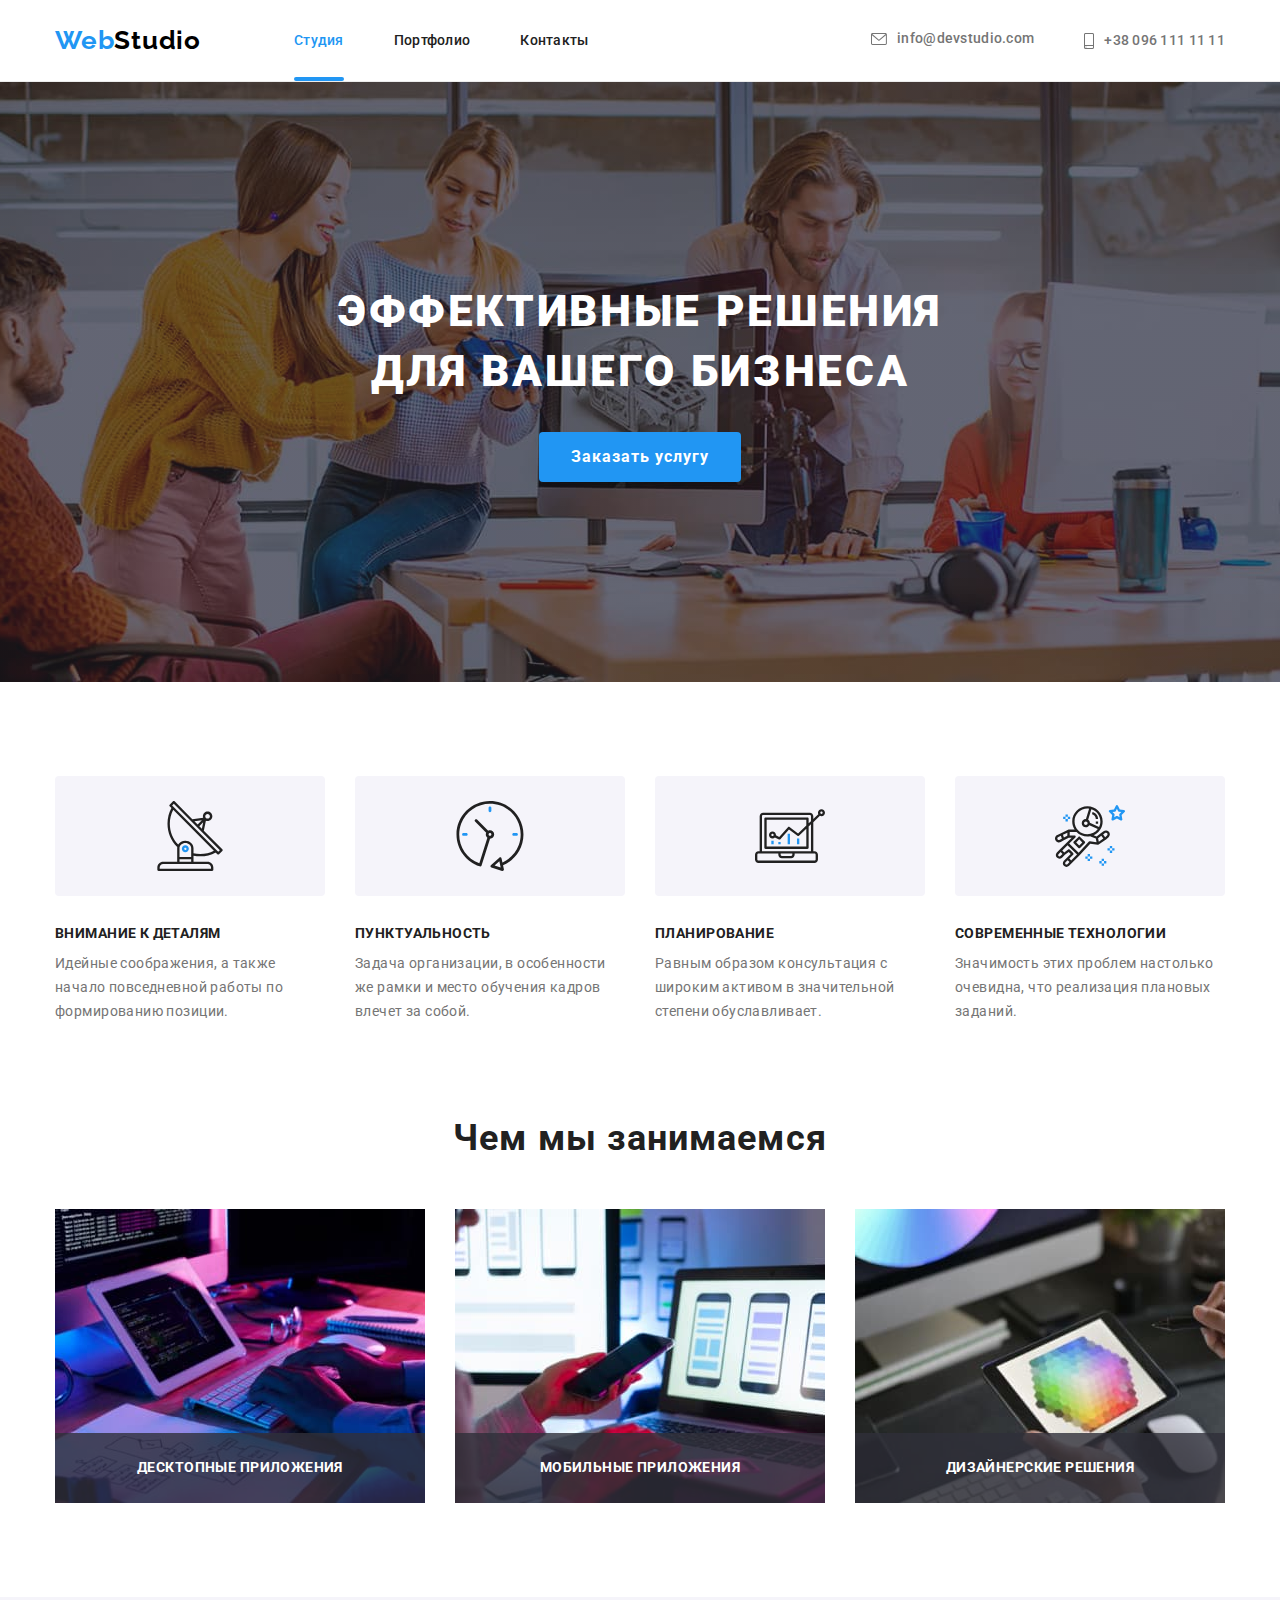
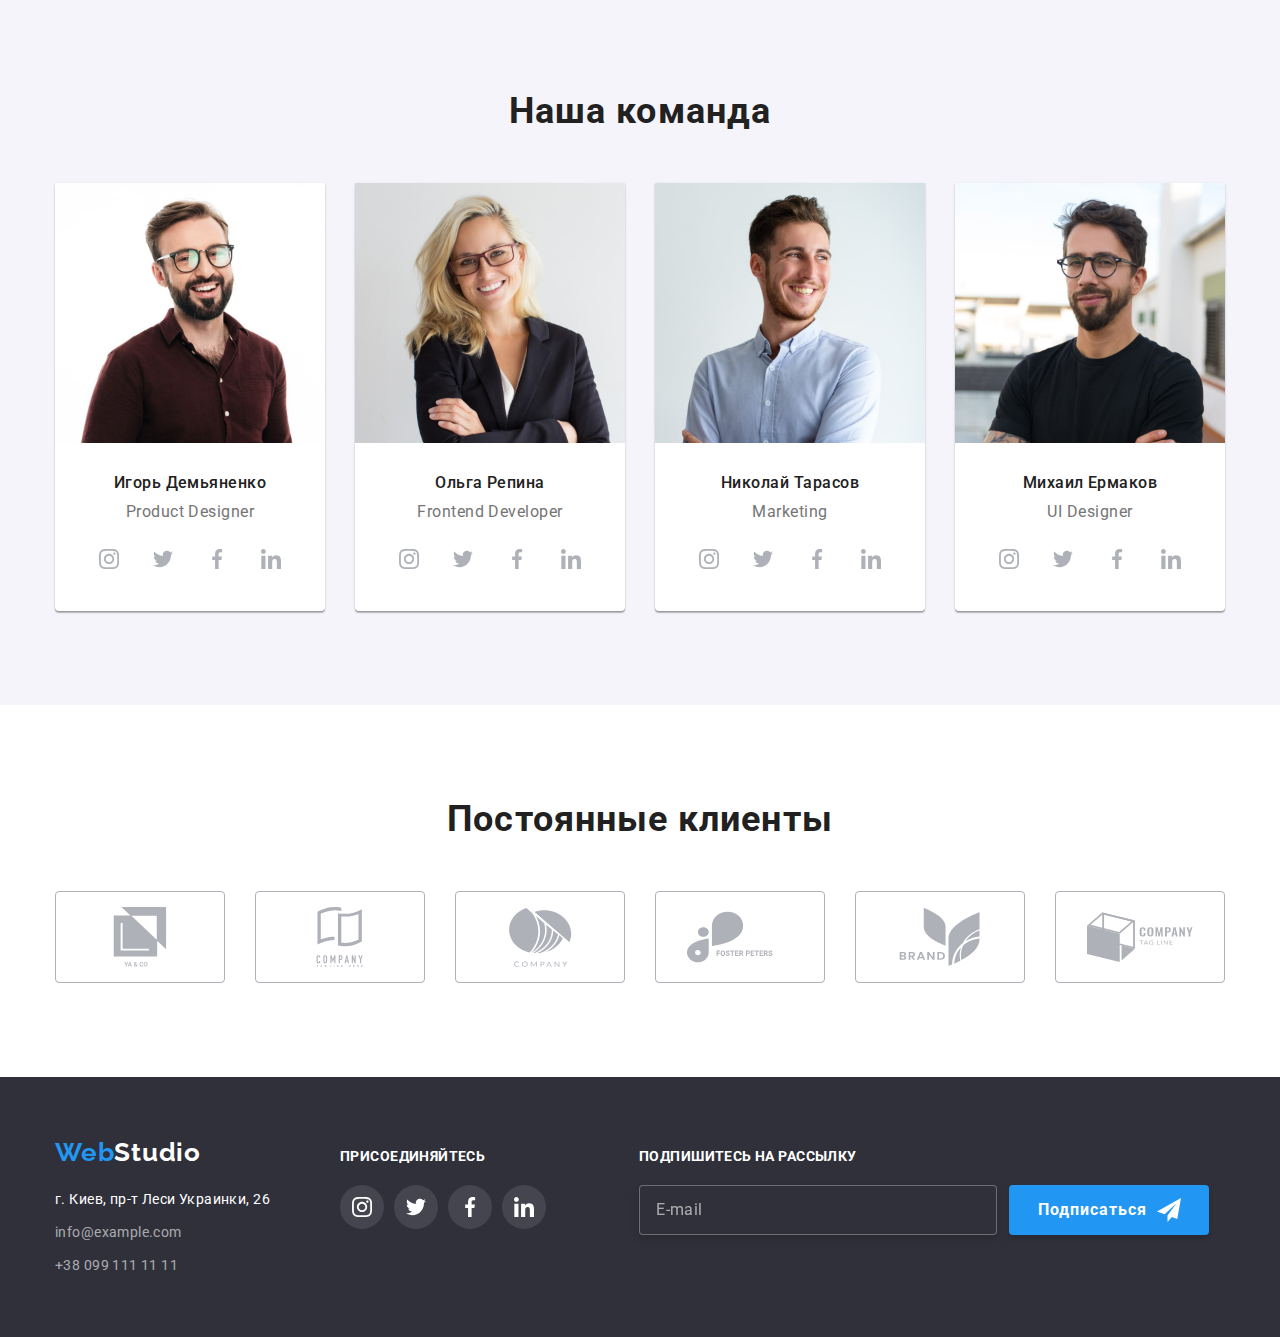
<file: index.html>
<!DOCTYPE html>
<html lang="ru">
  <head>
    <meta charset="UTF-8" />
    <meta http-equiv="X-UA-Compatible" content="IE=edge" />
    <meta name="viewport" content="width=device-width, initial-scale=1.0" />
    <title>Студія</title>
    <link rel="preconnect" href="https://fonts.googleapis.com" />
    <link rel="preconnect" href="https://fonts.gstatic.com" crossorigin />
    <link
      href="https://fonts.googleapis.com/css2?family=Raleway:wght@700&family=Roboto:wght@400;500;700;900&display=swap"
      rel="stylesheet"
    />
    <link
      rel="stylesheet"
      href="https://cdnjs.cloudflare.com/ajax/libs/modern-normalize/1.1.0/modern-normalize.min.css"
    />
    <link rel="stylesheet" href="./css/styles.css" />
  </head>
  <body>
    <header>
      <div class="nav container">
        <nav class="navigation">
          <a href="./index.html" class="logo">
            <span class="word-web">Web</span
            ><span class="word-studio">Studio</span>
          </a>
          <ul class="site-nav list">
            <li class="item">
              <a href="./index.html" class="link current">Студия</a>
            </li>
            <li class="item">
              <a href="./portfolio.html" class="link">Портфолио</a>
            </li>
            <li class="item">
              <a href="" class="link">Контакты</a>
            </li>
          </ul>
        </nav>
        <ul class="site-contact list">
          <li class="item-contact">
            <a href="mailto:info@devstudio.com" class="header-mail">
              <svg class="contact-icon" width="16px" height="12px">
                <use href="./images/symbol-defs.svg#icon-envelope"></use></svg
              >info@devstudio.com</a
            >
          </li>
          <li class="item-contact">
            <a href="tel:+380961111111" class="header-tel">
              <svg class="contact-icon" width="10px" height="16px">
                <use href="./images/symbol-defs.svg#icon-smartphone"></use>
              </svg>
              +38 096 111 11 11</a
            >
          </li>
        </ul>
      </div>
    </header>
    <main>
      <section class="section hero">
        <div class="hero-container">
          <h1 class="hero-title">Эффективные решения для вашего бизнеса</h1>
          <button type="button" class="hero-button" data-modal-open>
            Заказать услугу
          </button>
          <div class="backdrop is-hidden" data-modal>
            <form class="contact-form modal">
              <button type="button" class="close-button" data-modal-close>
                <svg class="close-icon" width="18px" height="18px">
                  <use href="./images/symbol-defs.svg#icon-close-black"></use>
                </svg>
              </button>
              <h2 class="contact-title">
                Оставьте свои данные, мы вам перезвоним
              </h2>
              <div class="contact-name">
                <label class="name-label" for="name">Имя</label>
                <input
                  class="form field"
                  type="text"
                  name="name"
                  id="name"
                  placeholder=""
                />
                <svg class="person-icon changed" width="18px" height="18px">
                  <use href="./images/symbol-defs.svg#icon-person-black"></use>
                </svg>
              </div>
              <div class="contact-tel">
                <label class="name-label" for="tel">Телефон</label>
                <input
                  class="form field"
                  type="tel"
                  name="tel"
                  id="tel"
                  placeholder=""
                />
                <svg class="tel-icon changed" width="18px" height="18px">
                  <use href="./images/symbol-defs.svg#icon-phone-black"></use>
                </svg>
              </div>
              <div class="contact-email">
                <label class="name-label" for="modal-email">Почта</label>
                <input
                  class="form field"
                  type="email"
                  name="email2"
                  id="modal-email"
                  placeholder=""
                />
                <svg class="email-icon changed" width="18px" height="18px">
                  <use href="./images/symbol-defs.svg#icon-email-black"></use>
                </svg>
              </div>
              <div class="contact-coment">
                <label class="name-label" for="coment">Комментарий</label>
                <textarea
                  class="coment-form field"
                  name="coment"
                  id="coment"
                  placeholder="Введите текст"
                  cols="30"
                  rows="10"
                ></textarea>
              </div>
              <div class="contact-agreement">
                <label for="agreement" class="agreement-label">
                  <input
                    class="checkbox-input"
                    type="checkbox"
                    name="mailing"
                    value="agreement"
                    id="agreement"
                  />
                  <span class="wrapper-checkbox-icon">
                    <svg
                      class="checkbox-icon changed"
                      width="11px"
                      height="8px"
                    >
                      <use
                        href="./images/symbol-defs.svg#icon-vectorcheck"
                      ></use>
                    </svg>
                  </span>
                  <span>Соглашаюсь с рассылкой и принимаю</span>
                  <a
                    class="agreement link"
                    href=""
                    target="_blank"
                    rel="noopener noreferrer"
                  >
                    Условия договора
                  </a>
                </label>
              </div>
              <button class="contact button" type="submit">Отправить</button>
            </form>
          </div>
        </div>
      </section>
      <section class="section distinction">
        <div class="container">
          <h2 class="section-title visually-hidden">
            Наши качественные особенности
          </h2>
          <ul class="distinction list">
            <li class="item">
              <div class="icon-wrapper">
                <svg class="distinction-icon" width="70px" height="70px">
                  <use href="./images/symbol-defs.svg#icon-antenna"></use>
                </svg>
              </div>
              <h3 class="distinction-header">Внимание к деталям</h3>
              <p class="distinction-description">
                Идейные соображения, а также начало повседневной работы по
                формированию позиции.
              </p>
            </li>
            <li class="item">
              <div class="icon-wrapper">
                <svg class="distinction-icon" width="70px" height="70px">
                  <use href="./images/symbol-defs.svg#icon-clock"></use>
                </svg>
              </div>
              <h3 class="distinction-header">Пунктуальность</h3>
              <p class="distinction-description">
                Задача организации, в особенности же рамки и место обучения
                кадров влечет за собой.
              </p>
            </li>
            <li class="item">
              <div class="icon-wrapper">
                <svg class="distinction-icon" width="70px" height="70px">
                  <use href="./images/symbol-defs.svg#icon-diagram"></use>
                </svg>
              </div>
              <h3 class="distinction-header">Планирование</h3>
              <p class="distinction-description">
                Равным образом консультация с широким активом в значительной
                степени обуславливает.
              </p>
            </li>
            <li class="item">
              <div class="icon-wrapper">
                <svg class="distinction-icon" width="70px" height="70px">
                  <use href="./images/symbol-defs.svg#icon-astronaut"></use>
                </svg>
              </div>
              <h3 class="distinction-header">Современные технологии</h3>
              <p class="distinction-description">
                Значимость этих проблем настолько очевидна, что реализация
                плановых заданий.
              </p>
            </li>
          </ul>
        </div>
      </section>
      <section class="section occupations">
        <div class="container column">
          <h2 class="section-title">Чем мы занимаемся</h2>
          <ul class="occupation list">
            <li class="item">
              <img
                src="./images/img1.jpg"
                alt=" на малюнку зображена розробка програмного забезпечення для комп'ютера"
                width="370"
                class="occupation-foto"
              />
              <h3 class="description-title">Десктопные приложения</h3>
            </li>
            <li class="item">
              <img
                src="./images/img2.jpg"
                alt="на малюнку зображена розробка програмного забезпечення для телефона"
                width="370"
                class="occupation-foto"
              />
              <h3 class="description-title">Мобильные приложения</h3>
            </li>
            <li class="item">
              <img
                src="./images/img3.jpg"
                alt="на малюнку зображено вибір кольорового спектру на планшеті"
                width="370"
                class="occupation-foto"
              />
              <h3 class="description-title">Дизайнерские решения</h3>
            </li>
          </ul>
        </div>
      </section>
      <section class="section our-team">
        <div class="container column">
          <h2 class="section-title">Наша команда</h2>
          <ul class="our-team list">
            <li class="item">
              <img
                src="./images/igor.jpg"
                alt="фото Игоря"
                width="270"
                class="our-team foto"
              />
              <div class="team wrapper">
                <h3 class="team-member">Игорь Демьяненко</h3>
                <p class="specialization">Product Designer</p>
              </div>
              <ul class="social-networks list">
                <li class="social-network-icon">
                  <a
                    href="https://www.instagram.com/"
                    target="_blank"
                    rel="noopener noreferrer"
                  >
                    <svg class="social-icon" width="20px" height="20px">
                      <use href="./images/symbol-defs.svg#icon-instagram"></use>
                    </svg>
                  </a>
                </li>
                <li class="social-network-icon">
                  <a
                    href="https://twitter.com/"
                    target="_blank"
                    rel="noopener noreferrer"
                  >
                    <svg class="social-icon" width="20px" height="20px">
                      <use href="./images/symbol-defs.svg#icon-twitter"></use>
                    </svg>
                  </a>
                </li>
                <li class="social-network-icon">
                  <a
                    href="https://www.facebook.com/"
                    target="_blank"
                    rel="noopener noreferrer"
                  >
                    <svg class="social-icon" width="20px" height="20px">
                      <use href="./images/symbol-defs.svg#icon-facebook"></use>
                    </svg>
                  </a>
                </li>
                <li class="social-network-icon">
                  <a
                    href="https://www.linkedin.com/"
                    target="_blank"
                    rel="noopener noreferrer"
                  >
                    <svg class="social-icon" width="20px" height="20px">
                      <use href="./images/symbol-defs.svg#icon-linkedin"></use>
                    </svg>
                  </a>
                </li>
              </ul>
            </li>
            <li class="item">
              <img
                src="./images/olga.jpg"
                alt="фото Ольги"
                width="270"
                class="our-team foto"
              />
              <div class="team wrapper">
                <h3 class="team-member">Ольга Репина</h3>
                <p class="specialization">Frontend Developer</p>
              </div>
              <ul class="social-networks list">
                <li class="social-network-icon">
                  <a
                    href="https://www.instagram.com/"
                    target="_blank"
                    rel="noopener noreferrer"
                  >
                    <svg class="social-icon" width="20px" height="20px">
                      <use href="./images/symbol-defs.svg#icon-instagram"></use>
                    </svg>
                  </a>
                </li>
                <li class="social-network-icon">
                  <a
                    href="https://twitter.com/"
                    target="_blank"
                    rel="noopener noreferrer"
                  >
                    <svg class="social-icon" width="20px" height="20px">
                      <use href="./images/symbol-defs.svg#icon-twitter"></use>
                    </svg>
                  </a>
                </li>
                <li class="social-network-icon">
                  <a
                    href="https://www.facebook.com/"
                    target="_blank"
                    rel="noopener noreferrer"
                  >
                    <svg class="social-icon" width="20px" height="20px">
                      <use href="./images/symbol-defs.svg#icon-facebook"></use>
                    </svg>
                  </a>
                </li>
                <li class="social-network-icon">
                  <a
                    href="https://www.linkedin.com/"
                    target="_blank"
                    rel="noopener noreferrer"
                  >
                    <svg class="social-icon" width="20px" height="20px">
                      <use href="./images/symbol-defs.svg#icon-linkedin"></use>
                    </svg>
                  </a>
                </li>
              </ul>
            </li>
            <li class="item">
              <img
                src="./images/nikolas.jpg"
                alt="фото Николая"
                width="270"
                class="our-team foto"
              />
              <div class="team wrapper">
                <h3 class="team-member">Николай Тарасов</h3>
                <p class="specialization">Marketing</p>
              </div>
              <ul class="social-networks list">
                <li class="social-network-icon">
                  <a
                    href="https://www.instagram.com/"
                    target="_blank"
                    rel="noopener noreferrer"
                  >
                    <svg class="social-icon" width="20px" height="20px">
                      <use href="./images/symbol-defs.svg#icon-instagram"></use>
                    </svg>
                  </a>
                </li>
                <li class="social-network-icon">
                  <a
                    href="https://twitter.com/"
                    target="_blank"
                    rel="noopener noreferrer"
                  >
                    <svg class="social-icon" width="20px" height="20px">
                      <use href="./images/symbol-defs.svg#icon-twitter"></use>
                    </svg>
                  </a>
                </li>
                <li class="social-network-icon">
                  <a
                    href="https://www.facebook.com/"
                    target="_blank"
                    rel="noopener noreferrer"
                  >
                    <svg class="social-icon" width="20px" height="20px">
                      <use href="./images/symbol-defs.svg#icon-facebook"></use>
                    </svg>
                  </a>
                </li>
                <li class="social-network-icon">
                  <a
                    href="https://www.linkedin.com/"
                    target="_blank"
                    rel="noopener noreferrer"
                  >
                    <svg class="social-icon" width="20px" height="20px">
                      <use href="./images/symbol-defs.svg#icon-linkedin"></use>
                    </svg>
                  </a>
                </li>
              </ul>
            </li>
            <li class="item">
              <img
                src="./images/mihailo.jpg"
                alt="фото Михаила"
                width="270"
                class="our-team foto"
              />
              <div class="team wrapper">
                <h3 class="team-member">Михаил Ермаков</h3>
                <p class="specialization">UI Designer</p>
              </div>
              <ul class="social-networks list">
                <li class="social-network-icon">
                  <a
                    href="https://www.instagram.com/"
                    target="_blank"
                    rel="noopener noreferrer"
                  >
                    <svg class="social-icon" width="20px" height="20px">
                      <use href="./images/symbol-defs.svg#icon-instagram"></use>
                    </svg>
                  </a>
                </li>
                <li class="social-network-icon">
                  <a
                    href="https://twitter.com/"
                    target="_blank"
                    rel="noopener noreferrer"
                  >
                    <svg class="social-icon" width="20px" height="20px">
                      <use href="./images/symbol-defs.svg#icon-twitter"></use>
                    </svg>
                  </a>
                </li>
                <li class="social-network-icon">
                  <a
                    href="https://www.facebook.com/"
                    target="_blank"
                    rel="noopener noreferrer"
                  >
                    <svg class="social-icon" width="20px" height="20px">
                      <use href="./images/symbol-defs.svg#icon-facebook"></use>
                    </svg>
                  </a>
                </li>
                <li class="social-network-icon">
                  <a
                    href="https://www.linkedin.com/"
                    target="_blank"
                    rel="noopener noreferrer"
                  >
                    <svg class="social-icon" width="20px" height="20px">
                      <use href="./images/symbol-defs.svg#icon-linkedin"></use>
                    </svg>
                  </a>
                </li>
              </ul>
            </li>
          </ul>
        </div>
      </section>
      <section class="section client">
        <div class="container column">
          <h2 class="section-title">Постоянные клиенты</h2>
          <ul class="clients list">
            <li class="client-logo">
              <a href="" target="_blank" rel="noopener noreferrer">
                <svg class="logo-icon" width="106px" height="60px">
                  <use href="./images/symbol-defs.svg#icon-client1"></use>
                </svg>
              </a>
            </li>
            <li class="client-logo">
              <a href="" target="_blank" rel="noopener noreferrer">
                <svg class="logo-icon" width="106px" height="60px">
                  <use href="./images/symbol-defs.svg#icon-client2"></use>
                </svg>
              </a>
            </li>
            <li class="client-logo">
              <a href="" target="_blank" rel="noopener noreferrer">
                <svg class="logo-icon" width="106px" height="60px">
                  <use href="./images/symbol-defs.svg#icon-client3"></use>
                </svg>
              </a>
            </li>
            <li class="client-logo">
              <a href="" target="_blank" rel="noopener noreferrer">
                <svg class="logo-icon" width="106px" height="60px">
                  <use href="./images/symbol-defs.svg#icon-client4"></use>
                </svg>
              </a>
            </li>
            <li class="client-logo">
              <a href="" target="_blank" rel="noopener noreferrer">
                <svg class="logo-icon" width="106px" height="60px">
                  <use href="./images/symbol-defs.svg#icon-client5"></use>
                </svg>
              </a>
            </li>
            <li class="client-logo">
              <a href="" target="_blank" rel="noopener noreferrer">
                <svg class="logo-icon" width="106px" height="60px">
                  <use href="./images/symbol-defs.svg#icon-client6"></use>
                </svg>
              </a>
            </li>
          </ul>
        </div>
      </section>
    </main>

    <footer class="footer navigation">
      <div class="container-footer">
        <div class="adress-container">
          <a href="./index.html" class="logo">
            <span class="word-web">Web</span
            ><span class="word-studio">Studio</span>
          </a>
          <address class="adress">
            <ul class="adress list">
              <li class="item">
                <a
                  href="https://goo.gl/maps/ZD16TCM3uoNAEAxr9"
                  target="_blank"
                  rel="noopener noreferrer"
                  class="physical-address"
                  >г. Киев, пр-т Леси Украинки, 26</a
                >
              </li>
              <li class="item">
                <a href="mailto:info@example.com" class="footer-mail"
                  >info@example.com</a
                >
              </li>
              <li class="item">
                <a href="tel:+380991111111" class="footer-tel"
                  >+38 099 111 11 11</a
                >
              </li>
            </ul>
          </address>
        </div>
        <div class="join-container">
          <h3 class="join-title">присоединяйтесь</h3>
          <ul class="social-networks footer list">
            <li class="social-network-icon">
              <a
                href="https://www.instagram.com/"
                target="_blank"
                rel="noopener noreferrer"
                class="footer-icon"
              >
                <svg class="social-icon" width="20px" height="20px">
                  <use href="./images/symbol-defs.svg#icon-instagram"></use>
                </svg>
              </a>
            </li>
            <li class="social-network-icon">
              <a
                href="https://twitter.com/"
                target="_blank"
                rel="noopener noreferrer"
                class="footer-icon"
              >
                <svg class="social-icon" width="20px" height="20px">
                  <use href="./images/symbol-defs.svg#icon-twitter"></use>
                </svg>
              </a>
            </li>
            <li class="social-network-icon">
              <a
                href="https://www.facebook.com/"
                target="_blank"
                rel="noopener noreferrer"
                class="footer-icon"
              >
                <svg class="social-icon" width="20px" height="20px">
                  <use href="./images/symbol-defs.svg#icon-facebook"></use>
                </svg>
              </a>
            </li>
            <li class="social-network-icon">
              <a
                href="https://www.linkedin.com/"
                target="_blank"
                rel="noopener noreferrer"
                class="footer-icon"
              >
                <svg class="social-icon" width="20px" height="20px">
                  <use href="./images/symbol-defs.svg#icon-linkedin"></use>
                </svg>
              </a>
            </li>
          </ul>
        </div>

        <form class="subscribe-form" name="subscribe-form">
          <div class="subscription-wrap">
            <label class="subscription-title" for="email"
              >Подпишитесь на рассылку</label
            >

            <input
              class="subscription-input"
              type="email"
              name="email"
              id="email"
              placeholder="E-mail"
            />
          </div>

          <button class="subscription button" type="submit">
            <span class="sub-span">Подписаться</span
            ><svg class="subscription-icon" width="24px" height="24px">
              <use href="./images/symbol-defs.svg#icon-icon-send"></use>
            </svg>
          </button>
        </form>
      </div>
    </footer>
    <script src="./js/modal.js"></script>
  </body>
</html>
</file>
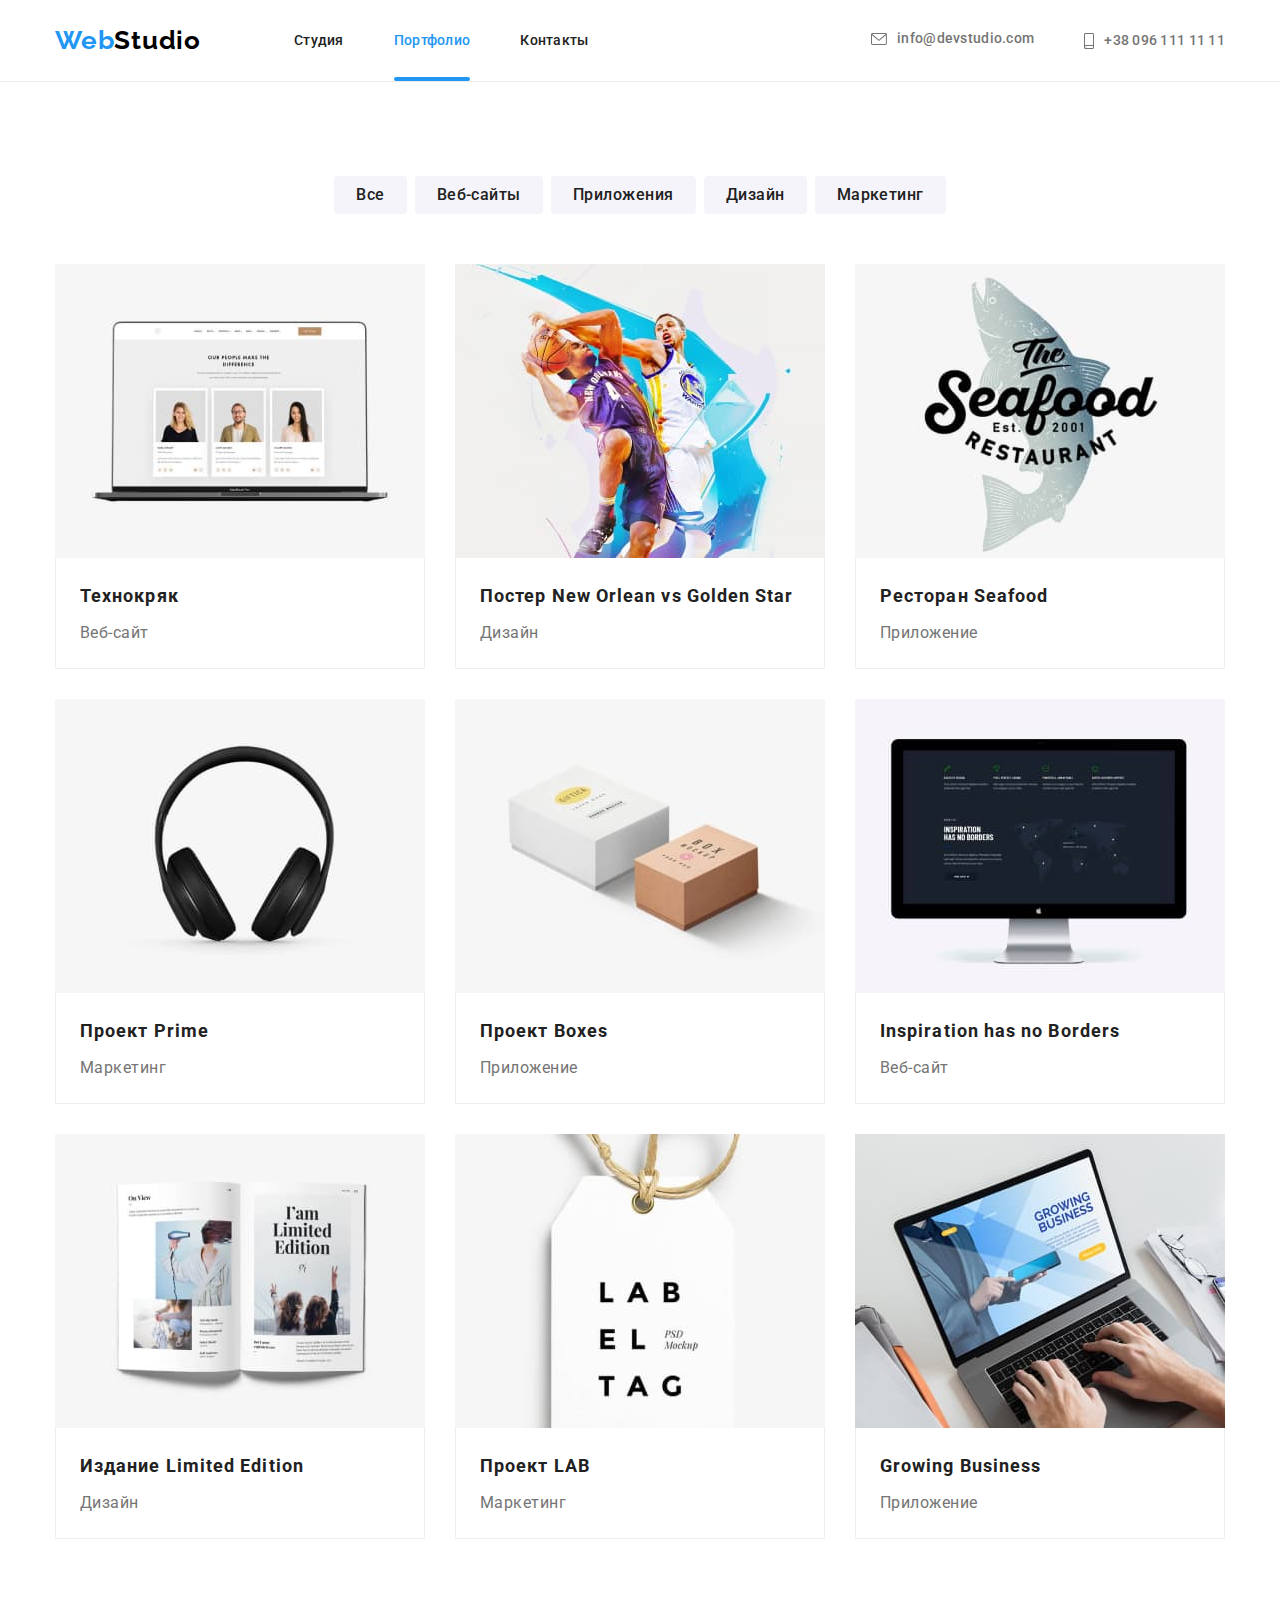
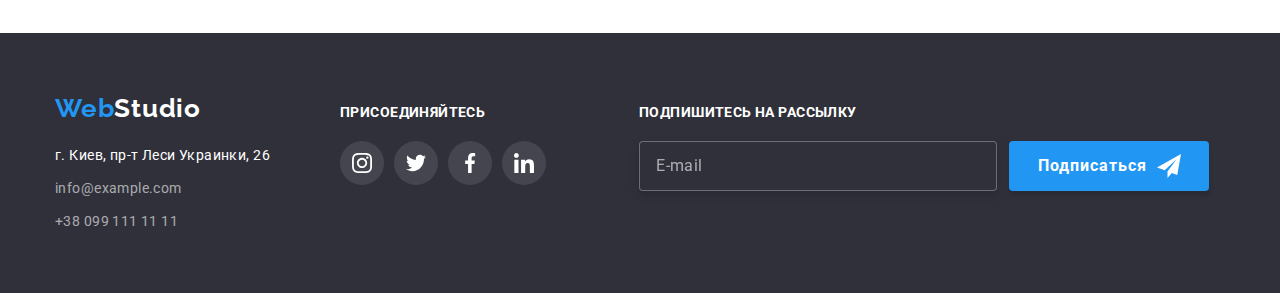
<file: portfolio.html>
<!DOCTYPE html>
<html lang="ru">
  <head>
    <meta charset="UTF-8" />
    <meta http-equiv="X-UA-Compatible" content="IE=edge" />
    <meta name="viewport" content="width=device-width, initial-scale=1.0" />
    <title>Портфоліо</title>
    <link rel="preconnect" href="https://fonts.googleapis.com" />
    <link rel="preconnect" href="https://fonts.gstatic.com" crossorigin />
    <link
      href="https://fonts.googleapis.com/css2?family=Raleway:wght@700&family=Roboto:wght@400;500;700;900&display=swap"
      rel="stylesheet"
    />
    <link
      rel="stylesheet"
      href="https://cdnjs.cloudflare.com/ajax/libs/modern-normalize/1.1.0/modern-normalize.min.css"
    />
    <link rel="stylesheet" href="./css/styles.css" />
  </head>
  <body>
    <header>
      <div class="nav container">
        <nav class="navigation">
          <a href="./index.html" class="logo">
            <span class="word-web">Web</span
            ><span class="word-studio">Studio</span>
          </a>
          <ul class="site-nav list">
            <li class="item">
              <a href="./index.html" class="link">Студия</a>
            </li>
            <li class="item">
              <a href="./portfolio.html" class="link current">Портфолио</a>
            </li>
            <li class="item">
              <a href="" class="link">Контакты</a>
            </li>
          </ul>
        </nav>
        <ul class="site-contact list">
          <li class="item-contact">
            <a href="mailto:info@devstudio.com" class="header-mail">
              <svg class="contact-icon" width="16px" height="12px">
                <use href="./images/symbol-defs.svg#icon-envelope"></use>
              </svg>
              info@devstudio.com</a
            >
          </li>
          <li class="item-contact">
            <a href="tel:+380961111111" class="header-tel">
              <svg class="contact-icon" width="10px" height="16px">
                <use href="./images/symbol-defs.svg#icon-smartphone"></use>
              </svg>
              +38 096 111 11 11</a
            >
          </li>
        </ul>
      </div>
    </header>
    <main>
      <section class="section filters">
        <div class="container filter">
          <h1 class="section-title visually-hidden">Фильтр портфолио</h1>
          <ul class="filter-bar list">
            <li class="item">
              <button type="button" class="filter-bar-button">Все</button>
            </li>
            <li class="item">
              <button type="button" class="filter-bar-button">Веб-сайты</button>
            </li>
            <li class="item">
              <button type="button" class="filter-bar-button">
                Приложения
              </button>
            </li>
            <li class="item">
              <button type="button" class="filter-bar-button">Дизайн</button>
            </li>
            <li class="item">
              <button type="button" class="filter-bar-button">Маркетинг</button>
            </li>
          </ul>
          <ul class="work list">
            <li class="item">
              <a href="" class="work-link">
                <div class="work-container">
                  <img
                    src="./images/img01.jpg"
                    alt="приклад веб сторінки відкритий на ноутбуці"
                    width="370"
                    class="work-image"
                  />
                  <p class="work-description">
                    Lorem, ipsum dolor sit amet consectetur adipisicing elit.
                    Mollitia illum ab, suscipit esse tenetur aut velit placeat
                    dignissimos assumenda voluptatum? Exercitationem aliquam
                    ipsam rem magni molestiae, quo error repudiandae quasi.
                  </p>
                </div>

                <div class="work-wrapper">
                  <h2 class="title-image">Технокряк</h2>
                  <p class="work-group">Веб-сайт</p>
                </div>
              </a>
            </li>
            <li class="item">
              <a href="" class="work-link">
                <div class="work-container">
                  <img
                    src="./images/img02.jpg"
                    alt="постер New Orlean vs Golden Star"
                    width="370"
                    class="work-image"
                  />
                  <p class="work-description">
                    Lorem, ipsum dolor sit amet consectetur adipisicing elit.
                    Mollitia illum ab, suscipit esse tenetur aut velit placeat
                    dignissimos assumenda voluptatum? Exercitationem aliquam
                    ipsam rem magni molestiae, quo error repudiandae quasi.
                  </p>
                </div>
                <div class="work-wrapper">
                  <h2 class="title-image">Постер New Orlean vs Golden Star</h2>
                  <p class="work-group">Дизайн</p>
                </div>
              </a>
            </li>
            <li class="item">
              <a href="" class="work-link">
                <div class="work-container">
                  <img
                    src="./images/img03.jpg"
                    alt="логотип ресторана Seafood"
                    width="370"
                    class="work-image"
                  />
                  <p class="work-description">
                    Lorem, ipsum dolor sit amet consectetur adipisicing elit.
                    Mollitia illum ab, suscipit esse tenetur aut velit placeat
                    dignissimos assumenda voluptatum? Exercitationem aliquam
                    ipsam rem magni molestiae, quo error repudiandae quasi.
                  </p>
                </div>
                <div class="work-wrapper">
                  <h2 class="title-image">Ресторан Seafood</h2>
                  <p class="work-group">Приложение</p>
                </div>
              </a>
            </li>
            <li class="item">
              <a href="" class="work-link">
                <div class="work-container">
                  <img
                    src="./images/img04.jpg"
                    alt="повнорозмірні навушники"
                    width="370"
                    class="work-image"
                  />
                  <p class="work-description">
                    Lorem, ipsum dolor sit amet consectetur adipisicing elit.
                    Mollitia illum ab, suscipit esse tenetur aut velit placeat
                    dignissimos assumenda voluptatum? Exercitationem aliquam
                    ipsam rem magni molestiae, quo error repudiandae quasi.
                  </p>
                </div>
                <div class="work-wrapper">
                  <h2 class="title-image">Проект Prime</h2>
                  <p class="work-group">Маркетинг</p>
                </div>
              </a>
            </li>
            <li class="item">
              <a href="" class="work-link">
                <div class="work-container">
                  <img
                    src="./images/img05.jpg"
                    alt="дві коробочки"
                    width="370"
                    class="work-image"
                  />
                  <p class="work-description">
                    Lorem, ipsum dolor sit amet consectetur adipisicing elit.
                    Mollitia illum ab, suscipit esse tenetur aut velit placeat
                    dignissimos assumenda voluptatum? Exercitationem aliquam
                    ipsam rem magni molestiae, quo error repudiandae quasi.
                  </p>
                </div>
                <div class="work-wrapper">
                  <h2 class="title-image">Проект Boxes</h2>
                  <p class="work-group">Приложение</p>
                </div>
              </a>
            </li>
            <li class="item">
              <a href="" class="work-link">
                <div class="work-container">
                  <img
                    src="./images/img06.jpg"
                    alt="компютерний монітор з відкритою веб сторінкою"
                    width="370"
                    class="work-image"
                  />
                  <p class="work-description">
                    Lorem, ipsum dolor sit amet consectetur adipisicing elit.
                    Mollitia illum ab, suscipit esse tenetur aut velit placeat
                    dignissimos assumenda voluptatum? Exercitationem aliquam
                    ipsam rem magni molestiae, quo error repudiandae quasi.
                  </p>
                </div>
                <div class="work-wrapper">
                  <h2 class="title-image">Inspiration has no Borders</h2>
                  <p class="work-group">Веб-сайт</p>
                </div>
              </a>
            </li>
            <li class="item">
              <a href="" class="work-link">
                <div class="work-container">
                  <img
                    src="./images/img07.jpg"
                    alt="відкрита книга з малюнками"
                    width="370"
                    class="work-image"
                  />
                  <p class="work-description">
                    Lorem, ipsum dolor sit amet consectetur adipisicing elit.
                    Mollitia illum ab, suscipit esse tenetur aut velit placeat
                    dignissimos assumenda voluptatum? Exercitationem aliquam
                    ipsam rem magni molestiae, quo error repudiandae quasi.
                  </p>
                </div>
                <div class="work-wrapper">
                  <h2 class="title-image">Издание Limited Edition</h2>
                  <p class="work-group">Дизайн</p>
                </div>
              </a>
            </li>
            <li class="item">
              <a href="" class="work-link">
                <div class="work-container">
                  <img
                    src="./images/img08.jpg"
                    alt="картонна бірка проекту LAB EL TAG"
                    width="370"
                    class="work-image"
                  />
                  <p class="work-description">
                    Lorem, ipsum dolor sit amet consectetur adipisicing elit.
                    Mollitia illum ab, suscipit esse tenetur aut velit placeat
                    dignissimos assumenda voluptatum? Exercitationem aliquam
                    ipsam rem magni molestiae, quo error repudiandae quasi.
                  </p>
                </div>
                <div class="work-wrapper">
                  <h2 class="title-image">Проект LAB</h2>
                  <p class="work-group">Маркетинг</p>
                </div>
              </a>
            </li>
            <li class="item">
              <a href="" class="work-link">
                <div class="work-container">
                  <img
                    src="./images/img09.jpg"
                    alt="відкритий ноутбук з вебсторінкою Growing Business"
                    width="370"
                    class="work-image"
                  />
                  <p class="work-description">
                    Lorem, ipsum dolor sit amet consectetur adipisicing elit.
                    Mollitia illum ab, suscipit esse tenetur aut velit placeat
                    dignissimos assumenda voluptatum? Exercitationem aliquam
                    ipsam rem magni molestiae, quo error repudiandae quasi.
                  </p>
                </div>
                <div class="work-wrapper">
                  <h2 class="title-image">Growing Business</h2>
                  <p class="work-group">Приложение</p>
                </div>
              </a>
            </li>
          </ul>
        </div>
      </section>
    </main>

    <footer class="footer navigation">
      <div class="container-footer">
        <div class="adress-container">
          <a href="./index.html" class="logo">
            <span class="word-web">Web</span
            ><span class="word-studio">Studio</span>
          </a>
          <address class="adress">
            <ul class="adress list">
              <li class="item">
                <a
                  href="https://goo.gl/maps/ZD16TCM3uoNAEAxr9"
                  target="_blank"
                  rel="noopener noreferrer"
                  class="physical-address"
                  >г. Киев, пр-т Леси Украинки, 26</a
                >
              </li>
              <li class="item">
                <a href="mailto:info@example.com" class="footer-mail"
                  >info@example.com</a
                >
              </li>
              <li class="item">
                <a href="tel:+380991111111" class="footer-tel"
                  >+38 099 111 11 11</a
                >
              </li>
            </ul>
          </address>
        </div>
        <div class="join-container">
          <h3 class="join-title">присоединяйтесь</h3>
          <ul class="social-networks footer list">
            <li class="social-network-icon">
              <a
                href="https://www.instagram.com/"
                target="_blank"
                rel="noopener noreferrer"
                class="footer-icon"
              >
                <svg class="social-icon" width="20px" height="20px">
                  <use href="./images/symbol-defs.svg#icon-instagram"></use>
                </svg>
              </a>
            </li>
            <li class="social-network-icon">
              <a
                href="https://twitter.com/"
                target="_blank"
                rel="noopener noreferrer"
                class="footer-icon"
              >
                <svg class="social-icon" width="20px" height="20px">
                  <use href="./images/symbol-defs.svg#icon-twitter"></use>
                </svg>
              </a>
            </li>
            <li class="social-network-icon">
              <a
                href="https://www.facebook.com/"
                target="_blank"
                rel="noopener noreferrer"
                class="footer-icon"
              >
                <svg class="social-icon" width="20px" height="20px">
                  <use href="./images/symbol-defs.svg#icon-facebook"></use>
                </svg>
              </a>
            </li>
            <li class="social-network-icon">
              <a
                href="https://www.linkedin.com/"
                target="_blank"
                rel="noopener noreferrer"
                class="footer-icon"
              >
                <svg class="social-icon" width="20px" height="20px">
                  <use href="./images/symbol-defs.svg#icon-linkedin"></use>
                </svg>
              </a>
            </li>
          </ul>
        </div>
        <form class="subscribe-form" name="subscribe-form">
          <div class="subscription-wrap">
            <label class="subscription-title" for="email"
              >Подпишитесь на рассылку</label
            >

            <input
              class="subscription-input"
              type="email"
              name="email"
              id="email"
              placeholder="E-mail"
            />
          </div>
          <button class="subscription button" type="submit">
            <span class="sub-span">Подписаться</span
            ><svg class="subscription-icon" width="24px" height="24px">
              <use href="./images/symbol-defs.svg#icon-icon-send"></use>
            </svg>
          </button>
        </form>
      </div>
    </footer>
  </body>
</html>
</file>
<file: css/styles.css>
/* #FFFFFF */
/* background: #FFFFFF; */
/* #ECECEC */
/* border: 1px solid #ECECEC */
/* #212121 */
/* background: #212121; */
/* #2196F3 */
/* background: #2196F3; */
/* #000000 */
/* background: #000000; */
/* #757575 */
/* background: #757575; */
/* #2F303A */
/* background: #2F303A; */
/* #F5F4FA */
/* background: #F5F4FA; */
/* #EEEEEE */
/* background: #EEEEEE */
/* background: #FFFFFF99  */
/* color: rgba(255, 255, 255, 0.6); */

:root {
  --primary-text-color: #757575;
  --title-text-color: #212121;
  --accent-color: #2196f3;
  --primary-white-color: #ffffff;
  --footer-background-color: #2f303a;
}
body {
  margin: 0;

  font-family: "Roboto", sans-serif;
  font-style: normal;
  font-weight: 400;
  font-size: 14px;
  line-height: 1.7;
  background-color: var(--primary-white-color);
  color: var(--primary-text-color);
}

header {
  border-bottom: 1px solid #ececec;
}

.visually-hidden {
  position: absolute;
  width: 1px;
  height: 1px;
  margin: -1px;
  border: 0;
  padding: 0;
  white-space: nowrap;
  clip-path: inset(100%);
  clip: rect(0 0 0 0);
  overflow: hidden;
}

/* logo */

.logo {
  display: block;
  text-decoration: none;

  font-family: "Raleway";
  font-style: normal;
  font-weight: 700;
  font-size: 26px;
  line-height: 1.2;
  letter-spacing: 0.03em;
}
.nav .navigation .logo {
  padding-top: 25px;
  padding-bottom: 25px;
  margin-right: 93px;
}

.navigation .word-web {
  color: var(--accent-color);
  padding-top: 25px;
  padding-bottom: 25px;
}
.navigation .word-studio {
  color: #000000;
  padding-top: 25px;
  padding-bottom: 25px;
}
.footer .word-studio {
  color: var(--primary-white-color);
}
.footer .word-web {
  color: var(--accent-color);
}
.logo span {
  transition-property: color;
  transition-duration: 250ms;
  transition-timing-function: cubic-bezier(0.4, 0, 0.2, 1);
}
.logo:hover span,
.logo:focus span,
.logo:active span {
  color: var(--accent-color);
}

/* site navi */
.list {
  list-style: none;
  padding: 0;
  margin: 0;
}
.site-nav .link {
  display: block;
  padding-top: 32px;
  padding-bottom: 32px;

  text-decoration: none;
  font-weight: 500;
  font-size: 14px;
  line-height: 1.14;
  letter-spacing: 0.02em;

  color: var(--title-text-color);
}
.site-nav .current {
  position: relative;
  color: var(--accent-color);
}
.current::after {
  content: "";
  position: absolute;
  bottom: 0;
  left: 0;
  width: 100%;
  height: 4px;

  background: #2196f3;
  border-radius: 2px;
}
.site-nav a {
  transition-property: color;
  transition-duration: 250ms;
  transition-timing-function: cubic-bezier(0.4, 0, 0.2, 1);
}
.site-nav a:hover,
.site-nav a:active,
.site-nav a:focus {
  color: var(--accent-color);
}

.site-contact .header-mail,
.site-contact .header-tel {
  display: flex;
  padding-top: 32px;
  padding-bottom: 32px;
  align-items: center;

  text-decoration: none;
  font-weight: 500;
  font-size: 14px;
  line-height: 1.14px;
  letter-spacing: 0.02em;

  color: var(--primary-text-color);
}
.site-contact a {
  transition-property: color;
  transition-duration: 250ms;
  transition-timing-function: cubic-bezier(0.4, 0, 0.2, 1);
}
.site-contact a:hover,
.site-contact a:focus,
.site-contact a:active {
  color: var(--accent-color);
  /* fill: var(--accent-color); */
}

/* section hero */
.hero {
  background-color: var(--footer-background-color);
}

.hero-title {
  /* text-align: center; */
  margin: 0 auto;
  margin-bottom: 30px;
  max-width: 696px;

  text-transform: uppercase;
  font-weight: 900;
  font-size: 44px;
  line-height: 1.36;
  letter-spacing: 0.06em;

  color: #ffffff;
}
.hero-button {
  display: inline-block;
  padding: 10px 32px;
  min-width: 200px;
  text-align: center;
  cursor: pointer;
  border-radius: 4px;
  border: none;

  font-family: inherit;
  font-weight: 700;
  font-size: 16px;
  line-height: 1.88;
  letter-spacing: 0.06em;

  color: var(--primary-white-color);
  background-color: var(--accent-color);
  /* border-color: var(--accent-color); */
  border-color: transparent;
  box-shadow: 0px 4px 4px rgba(0, 0, 0, 0.15);
  transition-property: color;
  transition-duration: 250ms;
  transition-timing-function: cubic-bezier(0.4, 0, 0.2, 1);
}

.hero-button:focus,
.hero-button:active,
.hero-button:hover {
  color: rgba(255, 255, 255, 0.85);
}

/*section distinction */

.distinction-header {
  margin-top: 0;
  margin-bottom: 10px;

  text-transform: uppercase;
  font-weight: 700;
  font-size: 14px;
  line-height: 1.14;
  letter-spacing: 0.03em;

  color: #212121;
}
.distinction-description {
  margin-top: 0;
  margin-bottom: 0;
  letter-spacing: 0.03em;
}

/* section occupation */

.occupation-title,
.section-title {
  margin-top: 0;
  margin-bottom: 50px;
  text-align: center;

  font-weight: 700;
  font-size: 36px;
  line-height: 1.16;
  letter-spacing: 0.03em;

  color: var(--title-text-color);
}

/* section our-team */

.our-team {
  background-color: #f5f4fa;
}

.foto,
.occupation-foto,
.work-image {
  display: block;
  /* background-color: darksalmon; */
}
/*  */

.team-member {
  margin-top: 0;
  margin-bottom: 10px;
  text-align: center;

  font-weight: 500;
  font-size: 16px;
  line-height: 1.19;
  letter-spacing: 0.03em;

  color: var(--title-text-color);
}
.specialization {
  margin-top: 0;
  margin-bottom: 0;
  text-align: center;

  font-size: 16px;
  line-height: 1.19;
  letter-spacing: 0.03em;

  color: #757575;
}

/* fotter */
.footer {
  padding-top: 60px;
  padding-bottom: 60px;

  background-color: var(--footer-background-color);
}
.physical-address {
  text-decoration: none;
  font-style: normal;
  font-size: 14px;
  line-height: 1.7;
  letter-spacing: 0.03em;

  color: #ffffff;
}
.footer-tel,
.footer-mail {
  text-decoration: none;

  font-style: normal;
  font-size: 14px;
  line-height: 1.7;
  letter-spacing: 0.03em;

  color: rgba(255, 255, 255, 0.6);
}

.adress .item:not(:last-child) {
  margin-bottom: 9px;
}
.adress a {
  transition-property: color;
  transition-duration: 250ms;
  transition-timing-function: cubic-bezier(0.4, 0, 0.2, 1);
}
.adress a:hover,
.adress a:focus,
.adress a:active {
  color: var(--accent-color);
}
/* filter */

.filter-bar-button {
  display: inline-block;
  padding: 6px 22px;
  min-width: auto;
  border-radius: 4px;
  border: none;
  text-align: center;
  cursor: pointer;

  font-family: inherit;
  font-weight: 500;
  font-size: 16px;
  letter-spacing: 0.03em;
  line-height: 1.62;

  background-color: #f5f4fa;
  color: #212121;
  /* border-color: #f5f4fa; */
  border-color: transparent;
  transition-property: color, background-color, box-shadow;
  transition-duration: 250ms;
  transition-timing-function: cubic-bezier(0.4, 0, 0.2, 1);
}
.filter-bar-button:focus,
.filter-bar-button:active,
.filter-bar-button:hover {
  color: #ffffff;
  background-color: var(--accent-color);
  /* border-color: var(--accent-color); */
  box-shadow: 0px 1px 3px rgba(0, 0, 0, 0.12), 0px 1px 1px rgba(0, 0, 0, 0.14),
    0px 2px 1px rgba(0, 0, 0, 0.2);
}
.work-link {
  text-decoration: none;
  transition-property: color;
  transition-duration: 250ms;
  transition-timing-function: cubic-bezier(0.4, 0, 0.2, 1);
}

.work-link:hover,
.work-link:focus,
.work-link:active {
  color: var(--accent-color);
}

.work-group {
  margin-top: 0;
  margin-bottom: 0;

  font-size: 16px;
  line-height: 1.87;
  letter-spacing: 0.03em;

  /* background-color: #2196f3; */
  color: #757575;
}

.title-image {
  margin-top: 0;
  margin-bottom: 4px;

  font-weight: 700;
  font-size: 18px;
  line-height: 2;
  letter-spacing: 0.06em;

  /* background-color: aquamarine; */
  color: var(--title-text-color);
}
/* геометрія елементів */

.container {
  display: flex;
  align-items: center;
  width: 1200px;
  padding-left: 15px;
  padding-right: 15px;
  margin-left: auto;
  margin-right: auto;
}

.hero-container {
  width: 1200px;
  padding-left: 15px;
  padding-right: 15px;

  margin-left: auto;
  margin-right: auto;
  text-align: center;
}

.container-footer {
  width: 1200px;
  padding-left: 15px;
  padding-right: 15px;
  margin-left: auto;
  margin-right: auto;
  display: flex;
  align-items: baseline;
}
.container-footer .logo {
  display: block;
  margin-bottom: 20px;
}

.navigation {
  display: flex;
  align-items: center;
}
.site-nav {
  display: flex;
  /* align-items: center; */
}

.site-nav .item:not(:last-child) {
  margin-right: 50px;
}

.site-contact .item-contact:not(:last-child) {
  margin-right: 50px;
}

.site-contact {
  display: flex;
  /* align-items: center; */
  margin-left: auto;
}
.section {
  padding-top: 94px;
  padding-bottom: 94px;
  /* background-color: cyan; */
}

.section.hero {
  max-width: 1600px;
  min-height: 600px;
  padding-top: 200px;
  padding-bottom: 200px;
  /* background-color: rgba(47, 48, 58, 0.4); */
  background-image: linear-gradient(
      to right,
      rgba(47, 48, 58, 0.4),
      rgba(47, 48, 58, 0.4)
    ),
    url("../images/hero-img.jpg");
  margin-left: auto;
  margin-right: auto;

  background-repeat: no-repeat;
  background-position: center;
  background-size: cover;
}

.filter-bar {
  margin-bottom: 50px;
  display: flex;
}
.distinction {
  display: flex;
  padding-bottom: 0;
}
.distinction.list .item {
  min-width: calc((100% - 90px) / 4);
}

.distinction .item:not(:last-child) {
  margin-right: 30px;
}
.occupation.list {
  display: flex;
}
.column {
  flex-direction: column;
  /* display: block; */
}
.occupation .item {
  position: relative;

  width: calc((100% - 60px) / 3);
  /* width: 370px; */
}
.occupation.list .item:not(:last-child) {
  margin-right: 30px;
}
.our-team.list {
  display: flex;
}

.our-team .item {
  width: calc((100% - 90px) / 4);
  /* width: 270px; */
  box-shadow: 0px 1px 3px rgba(0, 0, 0, 0.12), 0px 1px 1px rgba(0, 0, 0, 0.14),
    0px 2px 1px rgba(0, 0, 0, 0.2);
  border-radius: 0px 0px 4px 4px;
  background-color: var(--primary-white-color);
}
.our-team .item:not(:last-child) {
  margin-right: 30px;
}
.team.wrapper {
  padding-top: 30px;
  /* padding-bottom: 30px; */
  text-align: center;
}

.filter {
  /* display: flex; */
  flex-direction: column;
  justify-content: center;
  /* background-color: indianred; */
}

.filter-bar .item:not(:last-child) {
  margin-right: 8px;
}

.work {
  display: flex;
  flex-wrap: wrap;
  /* background-color: coral; */
}
.work-wrapper {
  padding: 20px 24px;
  border-bottom: 1px solid #eeeeee;
  border-left: 1px solid #eeeeee;
  border-right: 1px solid #eeeeee;
}
.work .item {
  /* width: 370px; */
  width: calc((100% - 60px) / 3);
  /* background-color: rosybrown; */
  margin-right: 30px;
  margin-bottom: 30px;
  /* border-bottom: 1px solid #eeeeee; */
  transition-property: box-shadow;
  transition-duration: 250ms;
  transition-timing-function: cubic-bezier(0.4, 0, 0.2, 1);
}

.work .item:hover,
.work .item:active,
.work .item:focus {
  box-shadow: 0px 1px 3px rgba(0, 0, 0, 0.12), 0px 1px 1px rgba(0, 0, 0, 0.14),
    0px 2px 1px rgba(0, 0, 0, 0.2);
}

.work .item:nth-child(3n) {
  margin-right: 0;
}
.work .item:nth-last-child(-n + 3) {
  margin-bottom: 0;
}

/* 
.item-contact .header-mail,
.item-contact .header-tel {
  display: flex;

  align-items: center;
}
.header-mail::before {
  content: "";
  width: 16px;
  height: 12px;
  margin-right: 10px;
  background-image: url(../images/envelope.svg);
  background-size: contain;
  background-position: center;
}
.header-tel::before {
  content: "";
  width: 10px;
  height: 16px;
  margin-right: 10px;
  background-image: url(../images/smartphone.svg);
  background-position: center;
  background-size: cover;
}  */

.contact-icon {
  margin-right: 10px;
  fill: currentColor;
}

.icon-wrapper {
  display: flex;
  background-color: #f5f4fa;
  margin-bottom: 30px;
  border-radius: 4px;
  min-height: 120px;
  justify-content: center;
  align-items: center;
}

.social-networks {
  display: flex;
  align-items: center;
  padding: 16px 32px 30px 32px;
  justify-content: center;
}

.social-network-icon {
  display: flex;
  align-items: center;
  justify-content: center;
  width: calc((100%-30px) / 4);
  height: 44px;
}
.social-network-icon:not(:last-child) {
  margin-right: 10px;
}

.social-networks a {
  display: flex;
  padding: 12px;
  color: #afb1b8;
  transition-property: border-radius, cursor, background-color, color;
  transition-duration: 250ms;
  transition-timing-function: cubic-bezier(0.4, 0, 0.2, 1);
}
.social-networks .footer-icon {
  display: flex;
  padding: 12px;
  color: #fff;
  background-color: rgba(255, 255, 255, 0.1);
  border-radius: 50%;
}

.social-networks a:hover,
.social-networks a:active,
.social-networks a:focus {
  border-radius: 50%;
  cursor: pointer;
  background-color: var(--accent-color);
  color: var(--primary-white-color);
}
.social-networks.footer {
  padding: 0;
}

.social-icon {
  fill: currentColor;
}
.clients.list {
  display: flex;
  align-items: center;
}

.client-logo:not(:last-child) {
  margin-right: 30px;
}

.client-logo a {
  display: flex;
  align-items: center;
  justify-content: center;

  width: 170px;
  height: 92px;
  border: 1px solid #afb1b8;
  border-radius: 4px;
  color: #afb1b8;
  transition-property: cursor, background-color, color;
  transition-duration: 250ms;
  transition-timing-function: cubic-bezier(0.4, 0, 0.2, 1);
}

.client-logo a:hover,
.client-logo a:focus,
.client-logo a:active {
  cursor: pointer;
  border-color: var(--accent-color);
  color: var(--accent-color);
}
.logo-icon {
  fill: currentColor;
}

.join-title {
  margin-bottom: 20px;
  margin-top: 0;
  text-transform: uppercase;
  font-weight: 700;
  font-size: 14px;
  line-height: 1.14;
  letter-spacing: 0.03em;

  color: #ffffff;
}
.join-container {
  display: flex;
  flex-direction: column;
  min-width: 206px;
  margin-left: 70px;
}
.description-title {
  position: absolute;
  left: 0;
  bottom: 0;
  margin: 0;
  width: 100%;
  /* height: 70px; */
  padding: 27px 0px;

  text-transform: uppercase;
  font-weight: 700;
  font-size: 14px;
  line-height: 1.14;
  text-align: center;
  letter-spacing: 0.03em;

  color: var(--primary-white-color);
  background-color: rgba(47, 48, 58, 0.8);
}

/* animation work-list */

.work-container {
  position: relative;
  overflow: hidden;
}
.work-description {
  position: absolute;

  bottom: 100;
  left: 0;
  width: 100%;
  height: 100%;
  padding: 63px 24px;

  font-size: 16px;
  line-height: 1.87;
  letter-spacing: 0.03em;
  margin-top: 0;
  margin-bottom: 0;
  color: var(--primary-white-color);
  background-color: rgba(33, 150, 243, 0.9);

  transition-property: transform;
  transition-duration: 250ms;
  transition-timing-function: cubic-bezier(0.4, 0, 0.2, 1);
}

.work .item:hover .work-description {
  transform: translateY(-100%);
}

/* Beckdrop */
.backdrop {
  z-index: 1;
  position: fixed;
  top: 0;
  left: 0;
  width: 100%;
  height: 100%;
  background: rgba(0, 0, 0, 0.2);
  opacity: 1;
  transition-property: opacity;
  transition-duration: 1000ms;
  transition-timing-function: cubic-bezier(0.4, 0, 0.2, 1);
}

.contact-form.modal {
  position: absolute;
  top: 50%;
  left: 50%;
  transform: translate(-50%, -50%) scale(1);

  width: 528px;
  padding: 40px;

  background-color: var(--primary-white-color);
  box-shadow: 0px 1px 3px rgba(0, 0, 0, 0.12), 0px 1px 1px rgba(0, 0, 0, 0.14),
    0px 2px 1px rgba(0, 0, 0, 0.2);
  border-radius: 4px;

  transition-property: transform;
  transition-duration: 1000ms;
  transition-timing-function: cubic-bezier(0.4, 0, 0.2, 1);
}

.close-button {
  position: absolute;
  right: 8px;
  top: 8px;
  display: flex;

  width: 30px;
  height: 30px;
  padding: 5px;

  align-items: center;
  justify-content: center;

  border: 1px solid rgba(0, 0, 0, 0.1);
  border-radius: 50%;
  background-color: var(--primary-white-color);
  cursor: pointer;
  fill: currentColor;
}
.close-icon {
  transition-property: color;
  transition-duration: 250ms;
  transition-timing-function: cubic-bezier(0.4, 0, 0.2, 1);
}
.close-button:hover .close-icon,
.close-button:focus .close-icon,
.close-button:active .close-icon {
  color: var(--accent-color);
}
.backdrop.is-hidden {
  opacity: 0;
  pointer-events: none;
}

.backdrop.is-hidden .contact-form.modal {
  transform: translate(-50%, -50%) scale(0);
}

.contact-title {
  margin: 0;
  margin-bottom: 12px;
  font-weight: 700;
  font-size: 20px;
  line-height: 1.15;
  text-align: center;
  letter-spacing: 0.03em;

  color: var(--title-text-color);
}

.contact-name,
.contact-tel,
.contact-email {
  position: relative;
  margin-bottom: 10px;
  display: flex;
  flex-direction: column;
  align-items: flex-start;
  color: #212121;
}

.contact-coment {
  display: flex;
  flex-direction: column;
  align-items: flex-start;
  margin-bottom: 20px;
}
.name-label {
  margin-bottom: 4px;
  font-weight: 400;
  font-size: 12px;
  line-height: 1.16;

  letter-spacing: 0.01em;
  color: var(--primary-text-color);
}
.field {
  min-width: 448px;
  height: 40px;
  padding: 11px 42px;

  background-color: var(--primary-white-color);
  border: 1px solid rgba(33, 33, 33, 0.2);
  border-radius: 4px;
  transition-property: border-color;
  transition-duration: 250ms;
  transition-timing-function: cubic-bezier(0.4, 0, 0.2, 1);
}
.person-icon,
.tel-icon,
.email-icon {
  position: absolute;
  bottom: 11px;
  left: 12px;
  fill: currentColor;
}

.changed {
  fill: currentColor;
  transition-property: color;
  transition-duration: 250ms;
  transition-timing-function: cubic-bezier(0.4, 0, 0.2, 1);
}
.field:active,
.field:focus,
.field:hover {
  border-color: var(--accent-color);
}

.field:hover + .changed,
.field:focus + .changed,
.field:active + .changed {
  color: var(--accent-color);
}

.coment-form.field {
  width: 448px;
  min-height: 120px;
  padding: 12px 16px;
  resize: none;
}
.field::placeholder {
  font-weight: 400;
  font-size: 14px;
  line-height: 1.14;
  letter-spacing: 0.01em;

  color: rgba(117, 117, 117, 0.5);
  transition-property: color;
  transition-duration: 250ms;
  transition-timing-function: cubic-bezier(0.4, 0, 0.2, 1);
}
.field:hover.field::placeholder,
.field:focus.field::placeholder,
.field:active.field::placeholder {
  color: var(--accent-color);
}
.contact-agreement {
  margin-bottom: 30px;
}
.agreement-label {
  display: flex;
  align-items: center;
  justify-content: center;
  font-weight: 400;
  font-size: 14px;
  line-height: 1.71;
  letter-spacing: 0.03em;
}

.agreement.link {
  margin-left: 5px;
  color: var(--accent-color);
}
.wrapper-checkbox-icon {
  display: flex;
  width: 16px;
  height: 15px;
  margin-right: 7px;
  align-items: center;
  justify-content: center;
  border: 2px solid var(--title-text-color);
  border-radius: 2px;

  color: transparent;
  background-color: #ffffff;
  background-origin: border-box;
  transition-property: border-color, background-color;
  transition-duration: 250ms;
  transition-timing-function: cubic-bezier(0.4, 0, 0.2, 1);
}
.checkbox-input {
  width: 16px;
  height: 15px;

  position: absolute;
  width: 1px;
  height: 1px;
  margin: -1px;
  border: 0;
  padding: 0;
  white-space: nowrap;
  clip-path: inset(100%);
  clip: rect(0 0 0 0);
  overflow: hidden;
}
.checkbox-input:checked + .wrapper-checkbox-icon {
  border-color: transparent;
  background-color: var(--accent-color);
}
.checkbox-icon {
  fill: currentColor;
  transition-property: color;
  transition-duration: 250ms;
  transition-timing-function: cubic-bezier(0.4, 0, 0.2, 1);
}
.checkbox-input:checked + .wrapper-checkbox-icon .checkbox-icon {
  color: var(--primary-white-color);
}

.contact.button {
  transition-property: color;
  transition-duration: 250ms;
  transition-timing-function: cubic-bezier(0.4, 0, 0.2, 1);
}
.contact.button:hover,
.contact.button:focus,
.contact.button:active {
  color: rgba(255, 255, 255, 0.85);
}
.subscribe-form {
  margin-left: 93px;
  display: flex;
  justify-content: space-between;
  align-items: flex-end;
}

.subscription-wrap {
  display: flex;
  flex-direction: column;
  margin-right: 12px;
}

.subscription-input {
  padding: 15px 16px;
  min-width: 358px;
  height: 50px;

  color: var(--primary-white-color);
  background-color: var(--footer-background-color);
  border: 1px solid rgba(255, 255, 255, 0.3);
  filter: drop-shadow(0px 4px 4px rgba(0, 0, 0, 0.15));
  border-radius: 4px;

  transition-property: border-color;
  transition-duration: 250ms;
  transition-timing-function: cubic-bezier(0.4, 0, 0.2, 1);
}
.subscription-input:hover,
.subscription-input:focus,
.subscription-input:active {
  border-color: var(--accent-color);
}
.subscription-input::placeholder {
  font-weight: 400;
  font-size: 16px;
  line-height: 1.25;
  letter-spacing: 0.03em;
  color: rgba(255, 255, 255, 0.6);
  transition-property: color;
  transition-duration: 250ms;
  transition-timing-function: cubic-bezier(0.4, 0, 0.2, 1);
}
.subscription-input:hover.subscription-input::placeholder,
.subscription-input:focus.subscription-input::placeholder,
.subscription-input:active.subscription-input::placeholder {
  color: var(--accent-color);
}

.button {
  min-width: 200px;
  /* height: 50px; */

  padding-top: 10px;
  padding-bottom: 10px;
  padding-left: 29px;
  padding-right: 28px;

  cursor: pointer;

  text-align: center;
  font-family: inherit;
  font-weight: 700;
  font-size: 16px;
  line-height: 1.88;
  letter-spacing: 0.06em;
  color: var(--primary-white-color);
  background-color: var(--accent-color);
  /* border-color: var(--accent-color); */

  border: none;
  border-radius: 4px;
  border-color: transparent;
  box-shadow: 0px 4px 4px rgba(0, 0, 0, 0.15);
}
.subscription-title {
  margin-bottom: 20px;
  margin-top: 0;
  text-transform: uppercase;
  font-weight: 700;
  font-size: 14px;
  line-height: 1.14;
  letter-spacing: 0.03em;

  color: #ffffff;
}

.subscription.button {
  display: flex;
  justify-content: space-between;
  align-items: center;
  color: var(--primary-white-color);
}
.subscription-icon {
  cursor: pointer;
  fill: currentColor;
  transition-property: color;
  transition-duration: 250ms;
  transition-timing-function: cubic-bezier(0.4, 0, 0.2, 1);
}
.sub-span {
  transition-property: color;
  transition-duration: 250ms;
  transition-timing-function: cubic-bezier(0.4, 0, 0.2, 1);
}
.subscription.button:focus .sub-span,
.subscription.button:active .sub-span,
.subscription.button:hover .sub-span,
.subscription.button:hover .subscription-icon,
.subscription.button:focus .subscription-icon,
.subscription.button:active .subscription-icon {
  color: rgba(255, 255, 255, 0.85);
}
</file>
